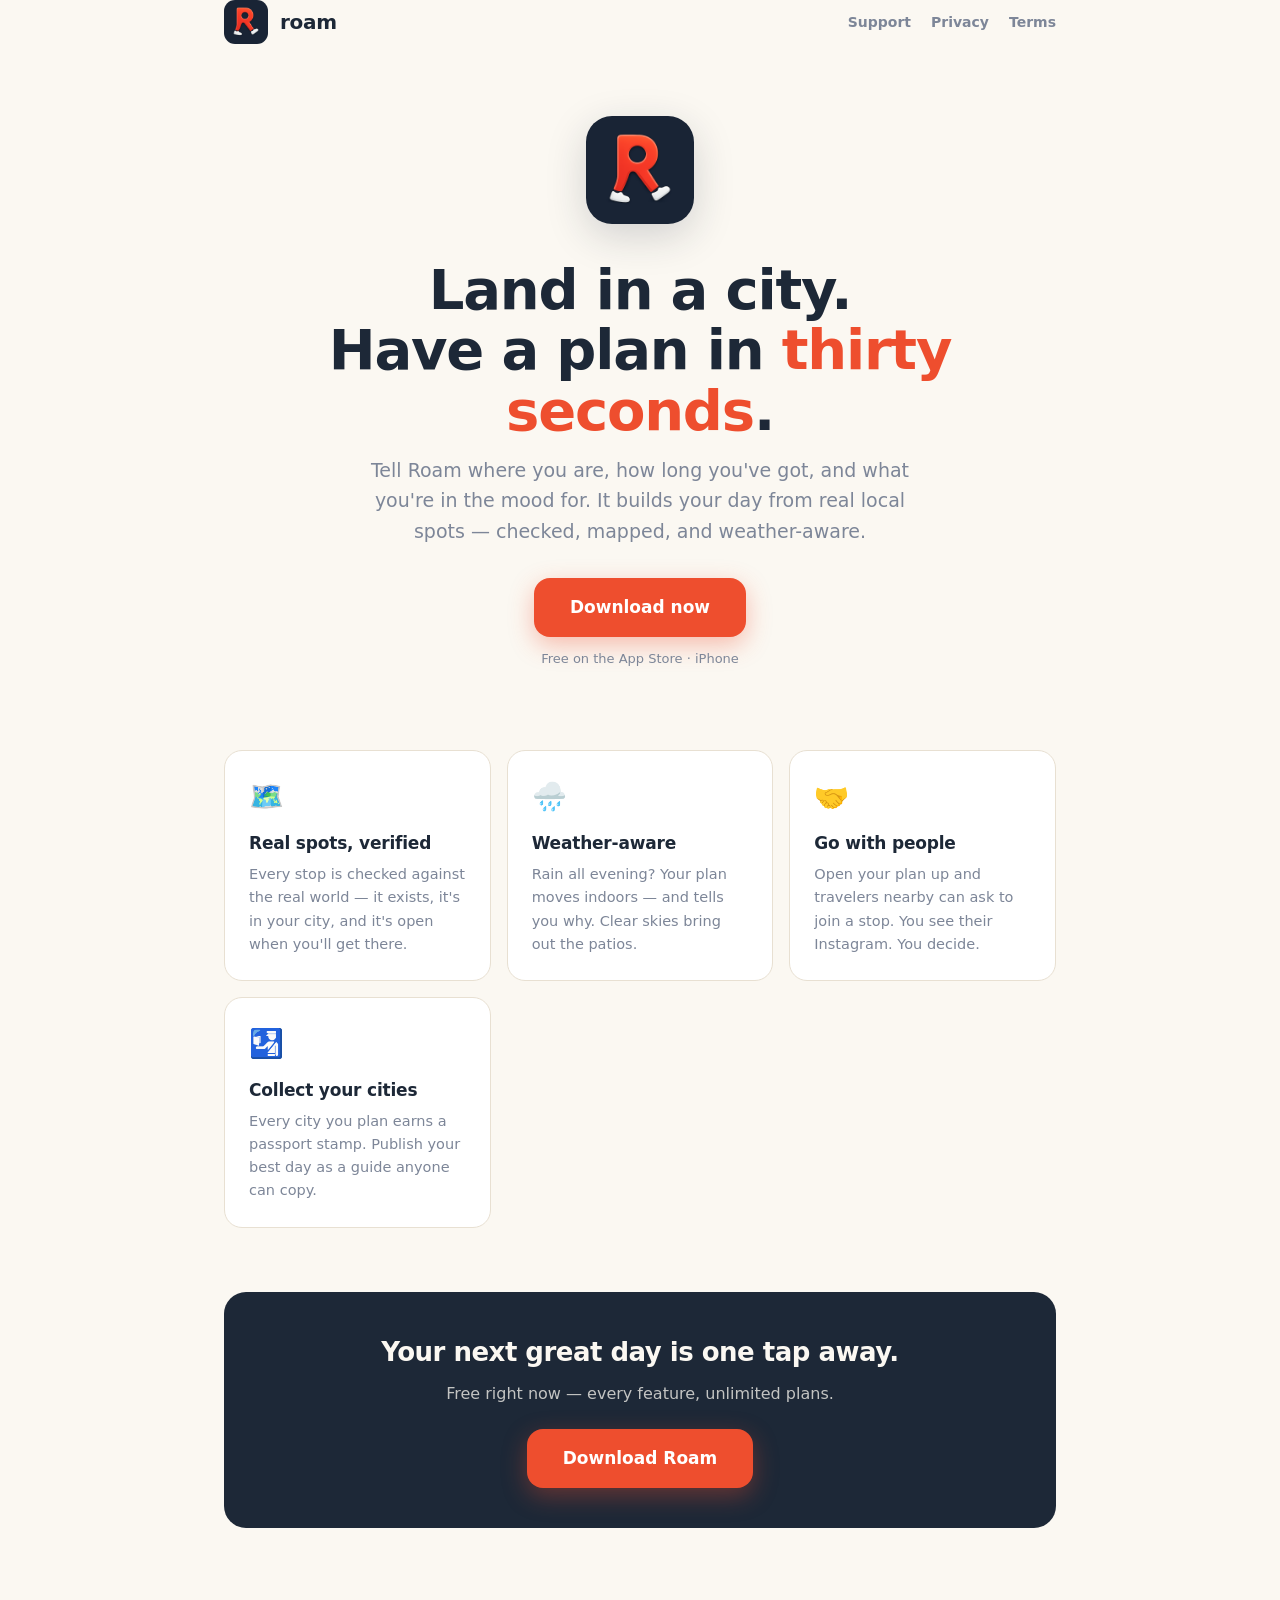
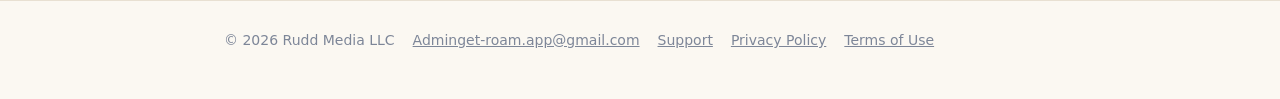
<file: index.html>
<!DOCTYPE html>
<html lang="en">
<head>
<meta charset="utf-8">
<meta name="viewport" content="width=device-width, initial-scale=1">
<title>Roam — AI Day & Trip Planner</title>
<meta name="description" content="Tell Roam your city, hours, budget and mood. Get a real plan of real local spots — and let travelers nearby ask to join you.">
<link rel="icon" href="roam-icon.png">
<link rel="stylesheet" href="styles.css">
</head>
<body>
<header class="wrap">
  <nav class="nav">
    <img src="roam-icon.png" alt="Roam logo">
    <span class="name">roam</span>
    <span class="links">
      <a href="support.html">Support</a>
      <a href="privacy.html">Privacy</a>
      <a href="terms.html">Terms</a>
    </span>
  </nav>
</header>

<main class="wrap">
  <section class="hero">
    <img class="mark" src="roam-icon.png" alt="Roam app icon">
    <h1>Land in a city.<br>Have a plan in <em>thirty seconds</em>.</h1>
    <p class="sub">Tell Roam where you are, how long you've got, and what you're in the mood for.
    It builds your day from real local spots — checked, mapped, and weather-aware.</p>
    <a class="btn" href="https://apps.apple.com/app/id6796092509">Download now</a>
    <p class="note">Free on the App Store · iPhone</p>
  </section>

  <section class="cards">
    <div class="card"><div class="emoji">🗺️</div><h3>Real spots, verified</h3>
      <p>Every stop is checked against the real world — it exists, it's in your city, and it's open when you'll get there.</p></div>
    <div class="card"><div class="emoji">🌧️</div><h3>Weather-aware</h3>
      <p>Rain all evening? Your plan moves indoors — and tells you why. Clear skies bring out the patios.</p></div>
    <div class="card"><div class="emoji">🤝</div><h3>Go with people</h3>
      <p>Open your plan up and travelers nearby can ask to join a stop. You see their Instagram. You decide.</p></div>
    <div class="card"><div class="emoji">🛂</div><h3>Collect your cities</h3>
      <p>Every city you plan earns a passport stamp. Publish your best day as a guide anyone can copy.</p></div>
  </section>

  <section class="strip">
    <h2>Your next great day is one tap away.</h2>
    <p>Free right now — every feature, unlimited plans.</p>
    <a class="btn" href="https://apps.apple.com/app/id6796092509">Download Roam</a>
  </section>
</main>

<footer>
  <div class="wrap row">
    <span>© 2026 Rudd Media LLC</span>
    <a href="mailto:Adminget-roam.app@gmail.com">Adminget-roam.app@gmail.com</a>
    <a href="support.html">Support</a>
    <a href="privacy.html">Privacy Policy</a>
    <a href="terms.html">Terms of Use</a>
  </div>
</footer>
</body>
</html>
</file>
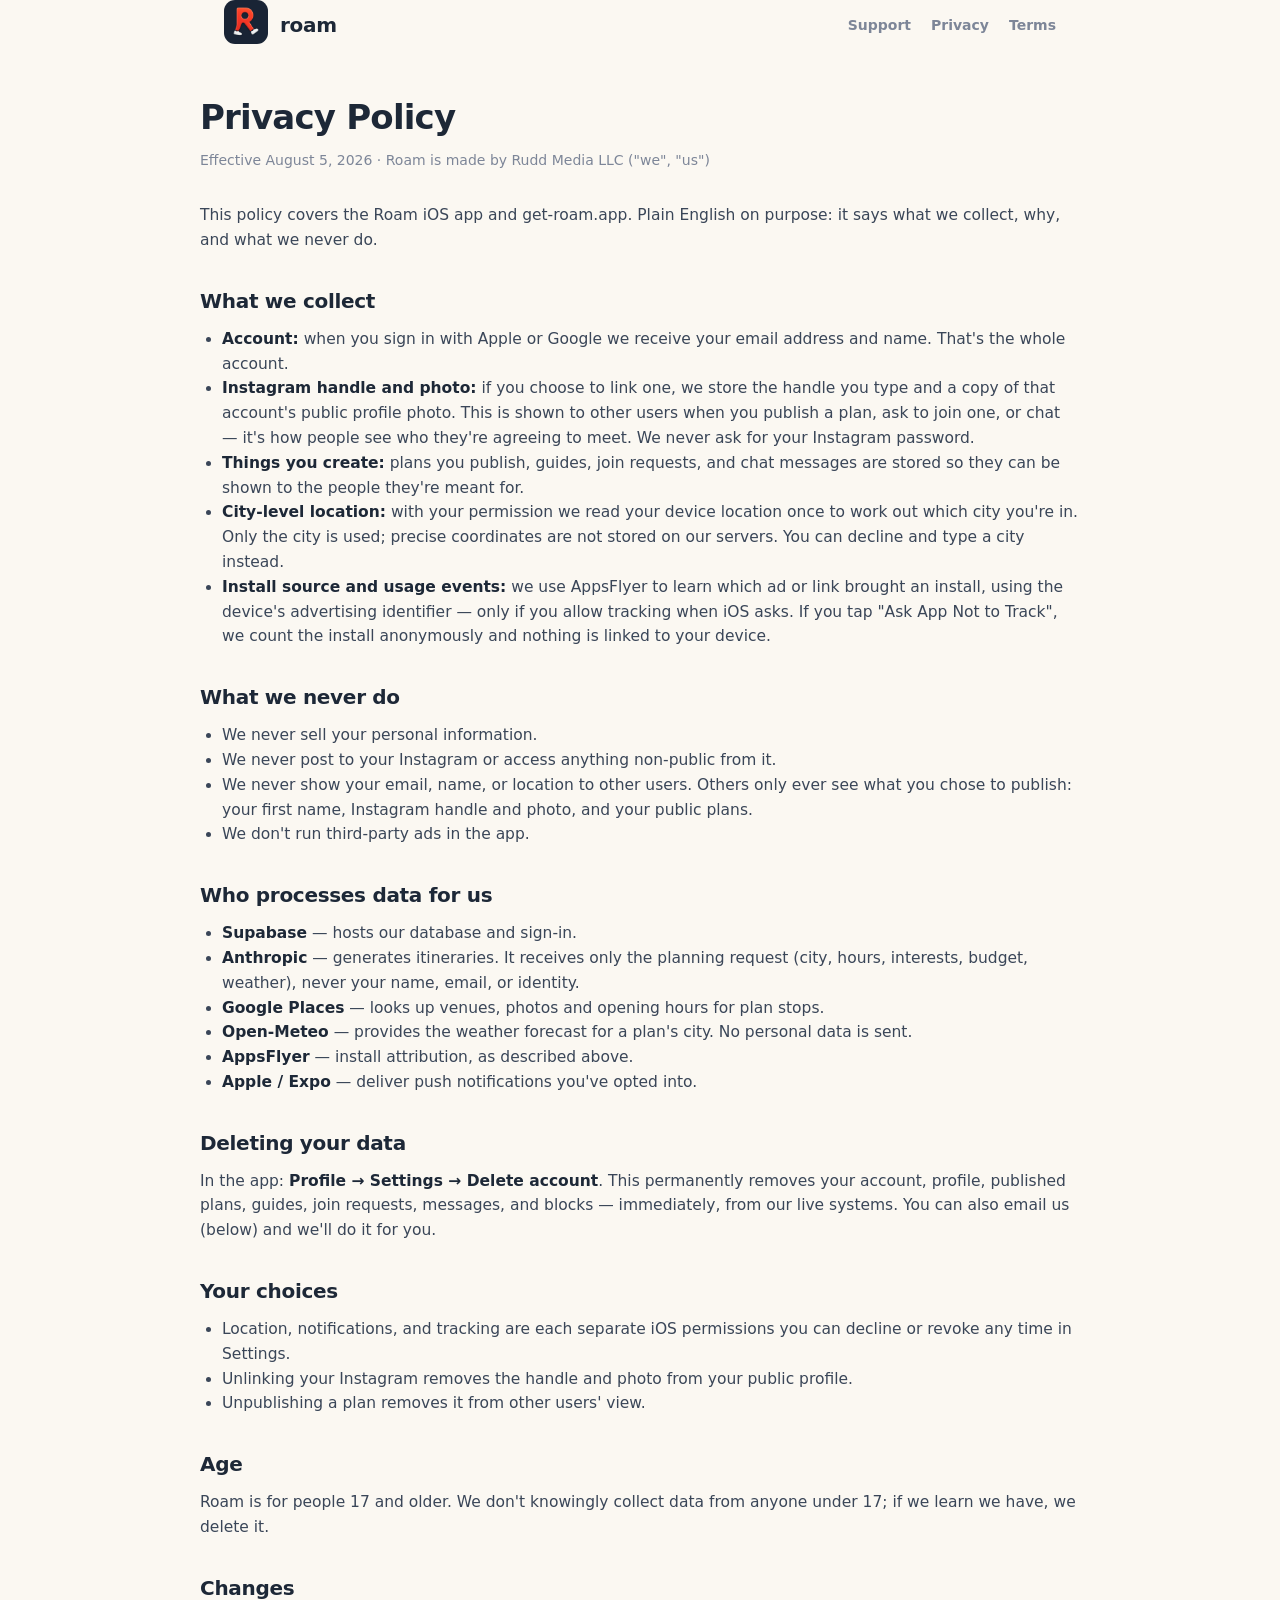
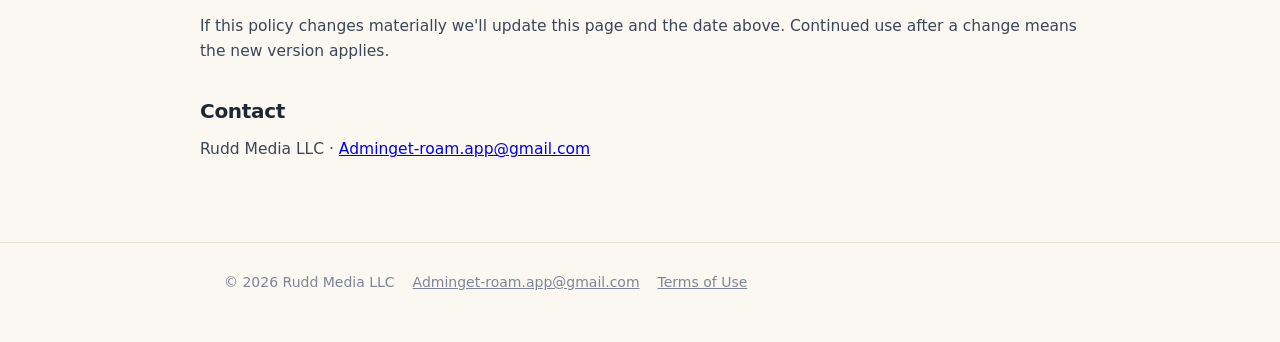
<file: privacy.html>
<!DOCTYPE html>
<html lang="en">
<head>
<meta charset="utf-8"><meta name="viewport" content="width=device-width, initial-scale=1">
<title>Privacy Policy — Roam</title>
<link rel="icon" href="roam-icon.png"><link rel="stylesheet" href="styles.css">
</head>
<body>
<header class="wrap"><nav class="nav">
  <a href="index.html"><img src="roam-icon.png" alt="Roam logo"></a><span class="name">roam</span>
  <span class="links"><a href="support.html">Support</a><a href="privacy.html">Privacy</a><a href="terms.html">Terms</a></span>
</nav></header>

<main class="wrap legal">
<h1>Privacy Policy</h1>
<p class="updated">Effective August 5, 2026 · Roam is made by Rudd Media LLC ("we", "us")</p>

<p>This policy covers the Roam iOS app and get-roam.app. Plain English on purpose: it says what we collect, why, and what we never do.</p>

<h2>What we collect</h2>
<ul>
<li><strong>Account:</strong> when you sign in with Apple or Google we receive your email address and name. That's the whole account.</li>
<li><strong>Instagram handle and photo:</strong> if you choose to link one, we store the handle you type and a copy of that account's public profile photo. This is shown to other users when you publish a plan, ask to join one, or chat — it's how people see who they're agreeing to meet. We never ask for your Instagram password.</li>
<li><strong>Things you create:</strong> plans you publish, guides, join requests, and chat messages are stored so they can be shown to the people they're meant for.</li>
<li><strong>City-level location:</strong> with your permission we read your device location once to work out which city you're in. Only the city is used; precise coordinates are not stored on our servers. You can decline and type a city instead.</li>
<li><strong>Install source and usage events:</strong> we use AppsFlyer to learn which ad or link brought an install, using the device's advertising identifier — only if you allow tracking when iOS asks. If you tap "Ask App Not to Track", we count the install anonymously and nothing is linked to your device.</li>
</ul>

<h2>What we never do</h2>
<ul>
<li>We never sell your personal information.</li>
<li>We never post to your Instagram or access anything non-public from it.</li>
<li>We never show your email, name, or location to other users. Others only ever see what you chose to publish: your first name, Instagram handle and photo, and your public plans.</li>
<li>We don't run third-party ads in the app.</li>
</ul>

<h2>Who processes data for us</h2>
<ul>
<li><strong>Supabase</strong> — hosts our database and sign-in.</li>
<li><strong>Anthropic</strong> — generates itineraries. It receives only the planning request (city, hours, interests, budget, weather), never your name, email, or identity.</li>
<li><strong>Google Places</strong> — looks up venues, photos and opening hours for plan stops.</li>
<li><strong>Open-Meteo</strong> — provides the weather forecast for a plan's city. No personal data is sent.</li>
<li><strong>AppsFlyer</strong> — install attribution, as described above.</li>
<li><strong>Apple / Expo</strong> — deliver push notifications you've opted into.</li>
</ul>

<h2>Deleting your data</h2>
<p>In the app: <strong>Profile → Settings → Delete account</strong>. This permanently removes your account, profile, published plans, guides, join requests, messages, and blocks — immediately, from our live systems. You can also email us (below) and we'll do it for you.</p>

<h2>Your choices</h2>
<ul>
<li>Location, notifications, and tracking are each separate iOS permissions you can decline or revoke any time in Settings.</li>
<li>Unlinking your Instagram removes the handle and photo from your public profile.</li>
<li>Unpublishing a plan removes it from other users' view.</li>
</ul>

<h2>Age</h2>
<p>Roam is for people 17 and older. We don't knowingly collect data from anyone under 17; if we learn we have, we delete it.</p>

<h2>Changes</h2>
<p>If this policy changes materially we'll update this page and the date above. Continued use after a change means the new version applies.</p>

<h2>Contact</h2>
<p>Rudd Media LLC · <a href="mailto:Adminget-roam.app@gmail.com">Adminget-roam.app@gmail.com</a></p>
</main>

<footer><div class="wrap row">
  <span>© 2026 Rudd Media LLC</span>
  <a href="mailto:Adminget-roam.app@gmail.com">Adminget-roam.app@gmail.com</a>
  <a href="terms.html">Terms of Use</a>
</div></footer>
</body>
</html>
</file>
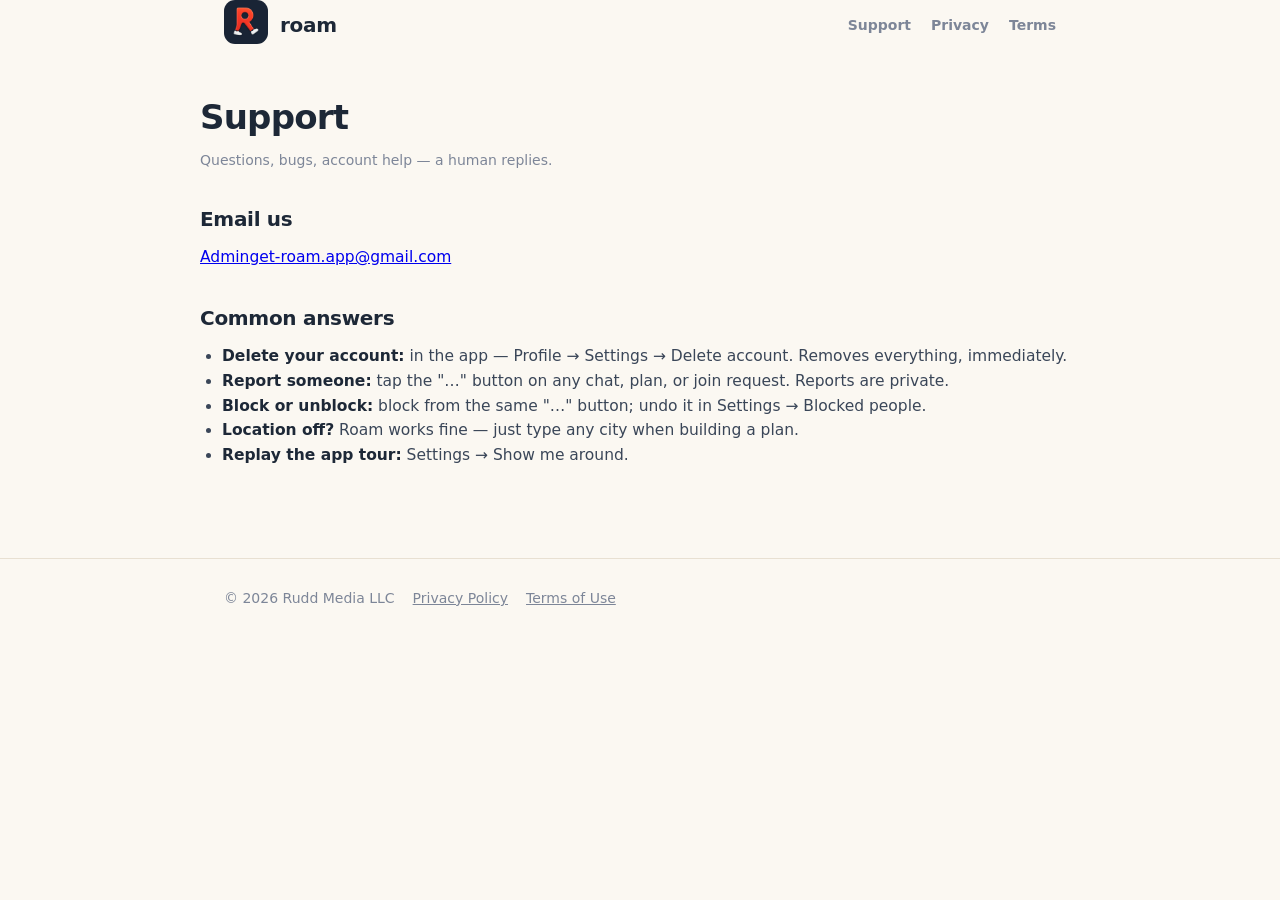
<file: support.html>
<!DOCTYPE html>
<html lang="en">
<head>
<meta charset="utf-8"><meta name="viewport" content="width=device-width, initial-scale=1">
<title>Support — Roam</title>
<link rel="icon" href="roam-icon.png"><link rel="stylesheet" href="styles.css">
</head>
<body>
<header class="wrap"><nav class="nav">
  <a href="index.html"><img src="roam-icon.png" alt="Roam logo"></a><span class="name">roam</span>
  <span class="links"><a href="support.html">Support</a><a href="privacy.html">Privacy</a><a href="terms.html">Terms</a></span>
</nav></header>

<main class="wrap legal">
<h1>Support</h1>
<p class="updated">Questions, bugs, account help — a human replies.</p>

<h2>Email us</h2>
<p><a href="mailto:Adminget-roam.app@gmail.com?subject=Roam%20support">Adminget-roam.app@gmail.com</a></p>

<h2>Common answers</h2>
<ul>
<li><strong>Delete your account:</strong> in the app — Profile → Settings → Delete account. Removes everything, immediately.</li>
<li><strong>Report someone:</strong> tap the "…" button on any chat, plan, or join request. Reports are private.</li>
<li><strong>Block or unblock:</strong> block from the same "…" button; undo it in Settings → Blocked people.</li>
<li><strong>Location off?</strong> Roam works fine — just type any city when building a plan.</li>
<li><strong>Replay the app tour:</strong> Settings → Show me around.</li>
</ul>
</main>

<footer><div class="wrap row">
  <span>© 2026 Rudd Media LLC</span>
  <a href="privacy.html">Privacy Policy</a>
  <a href="terms.html">Terms of Use</a>
</div></footer>
</body>
</html>
</file>
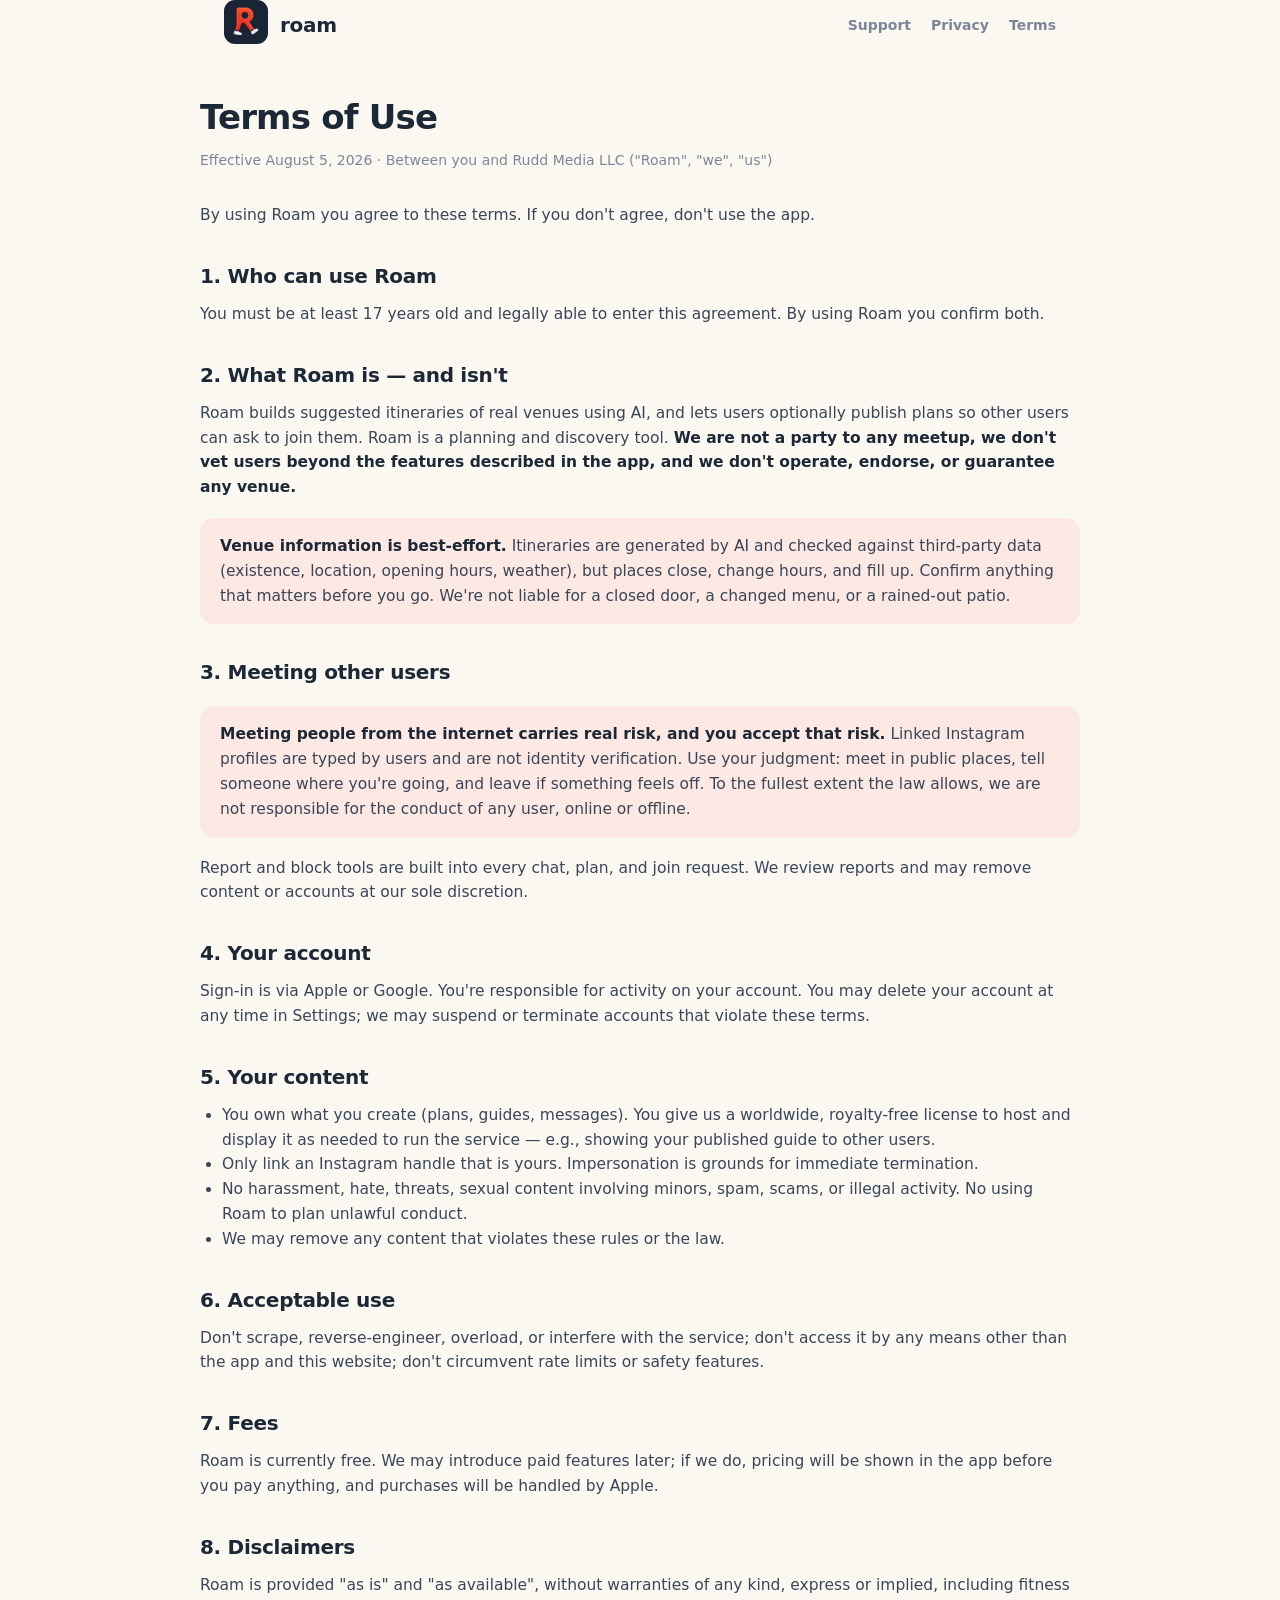
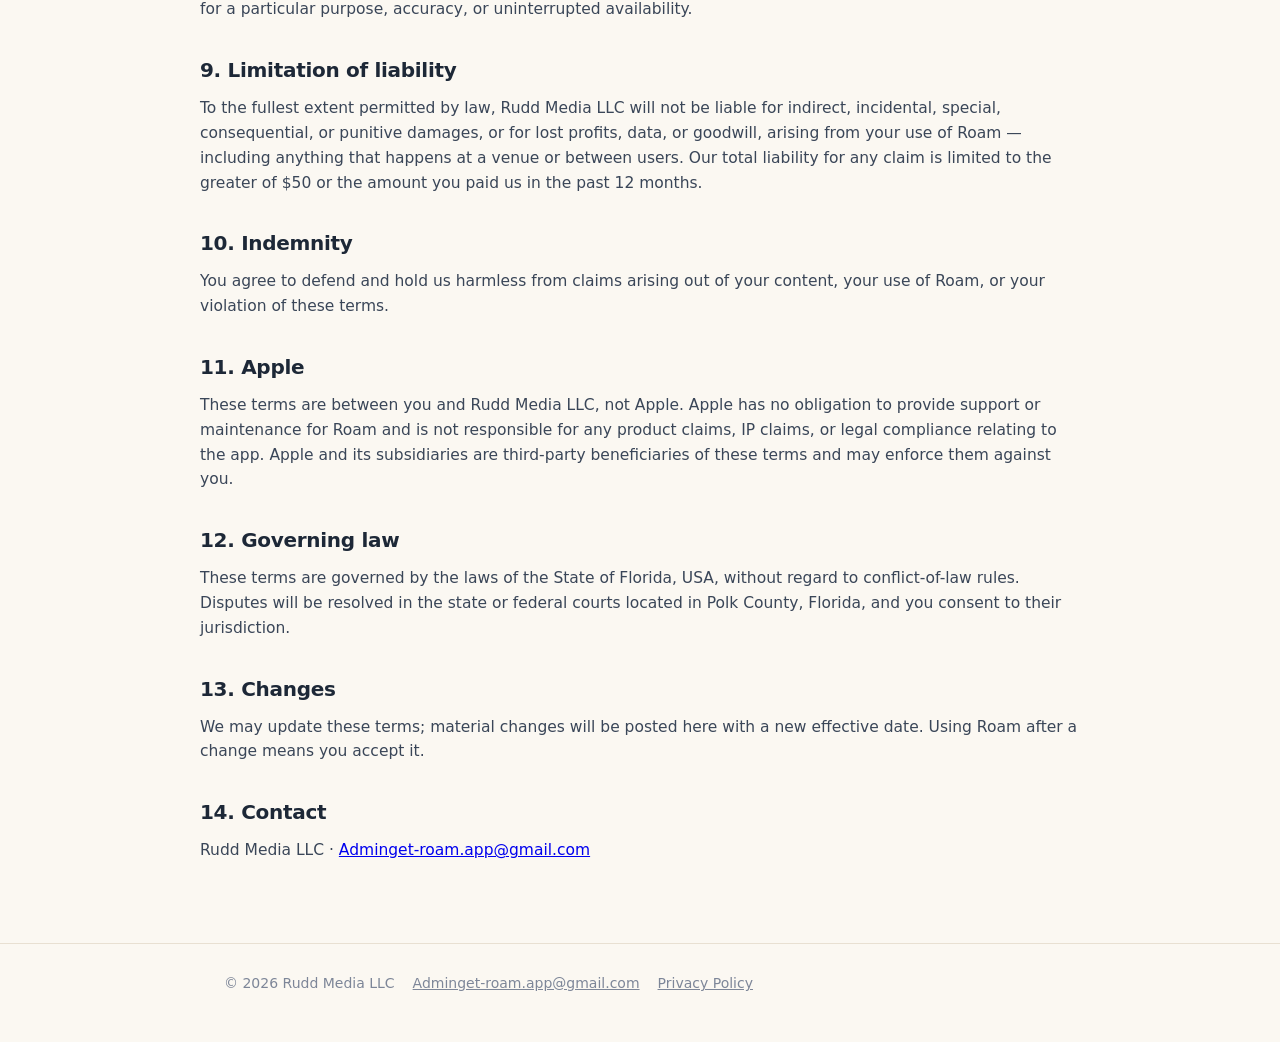
<file: terms.html>
<!DOCTYPE html>
<html lang="en">
<head>
<meta charset="utf-8"><meta name="viewport" content="width=device-width, initial-scale=1">
<title>Terms of Use — Roam</title>
<link rel="icon" href="roam-icon.png"><link rel="stylesheet" href="styles.css">
</head>
<body>
<header class="wrap"><nav class="nav">
  <a href="index.html"><img src="roam-icon.png" alt="Roam logo"></a><span class="name">roam</span>
  <span class="links"><a href="support.html">Support</a><a href="privacy.html">Privacy</a><a href="terms.html">Terms</a></span>
</nav></header>

<main class="wrap legal">
<h1>Terms of Use</h1>
<p class="updated">Effective August 5, 2026 · Between you and Rudd Media LLC ("Roam", "we", "us")</p>

<p>By using Roam you agree to these terms. If you don't agree, don't use the app.</p>

<h2>1. Who can use Roam</h2>
<p>You must be at least 17 years old and legally able to enter this agreement. By using Roam you confirm both.</p>

<h2>2. What Roam is — and isn't</h2>
<p>Roam builds suggested itineraries of real venues using AI, and lets users optionally publish plans so other users can ask to join them. Roam is a planning and discovery tool. <strong>We are not a party to any meetup, we don't vet users beyond the features described in the app, and we don't operate, endorse, or guarantee any venue.</strong></p>

<div class="box"><p><strong>Venue information is best-effort.</strong> Itineraries are generated by AI and checked against third-party data (existence, location, opening hours, weather), but places close, change hours, and fill up. Confirm anything that matters before you go. We're not liable for a closed door, a changed menu, or a rained-out patio.</p></div>

<h2>3. Meeting other users</h2>
<div class="box"><p><strong>Meeting people from the internet carries real risk, and you accept that risk.</strong> Linked Instagram profiles are typed by users and are not identity verification. Use your judgment: meet in public places, tell someone where you're going, and leave if something feels off. To the fullest extent the law allows, we are not responsible for the conduct of any user, online or offline.</p></div>
<p>Report and block tools are built into every chat, plan, and join request. We review reports and may remove content or accounts at our sole discretion.</p>

<h2>4. Your account</h2>
<p>Sign-in is via Apple or Google. You're responsible for activity on your account. You may delete your account at any time in Settings; we may suspend or terminate accounts that violate these terms.</p>

<h2>5. Your content</h2>
<ul>
<li>You own what you create (plans, guides, messages). You give us a worldwide, royalty-free license to host and display it as needed to run the service — e.g., showing your published guide to other users.</li>
<li>Only link an Instagram handle that is yours. Impersonation is grounds for immediate termination.</li>
<li>No harassment, hate, threats, sexual content involving minors, spam, scams, or illegal activity. No using Roam to plan unlawful conduct.</li>
<li>We may remove any content that violates these rules or the law.</li>
</ul>

<h2>6. Acceptable use</h2>
<p>Don't scrape, reverse-engineer, overload, or interfere with the service; don't access it by any means other than the app and this website; don't circumvent rate limits or safety features.</p>

<h2>7. Fees</h2>
<p>Roam is currently free. We may introduce paid features later; if we do, pricing will be shown in the app before you pay anything, and purchases will be handled by Apple.</p>

<h2>8. Disclaimers</h2>
<p>Roam is provided "as is" and "as available", without warranties of any kind, express or implied, including fitness for a particular purpose, accuracy, or uninterrupted availability.</p>

<h2>9. Limitation of liability</h2>
<p>To the fullest extent permitted by law, Rudd Media LLC will not be liable for indirect, incidental, special, consequential, or punitive damages, or for lost profits, data, or goodwill, arising from your use of Roam — including anything that happens at a venue or between users. Our total liability for any claim is limited to the greater of $50 or the amount you paid us in the past 12 months.</p>

<h2>10. Indemnity</h2>
<p>You agree to defend and hold us harmless from claims arising out of your content, your use of Roam, or your violation of these terms.</p>

<h2>11. Apple</h2>
<p>These terms are between you and Rudd Media LLC, not Apple. Apple has no obligation to provide support or maintenance for Roam and is not responsible for any product claims, IP claims, or legal compliance relating to the app. Apple and its subsidiaries are third-party beneficiaries of these terms and may enforce them against you.</p>

<h2>12. Governing law</h2>
<p>These terms are governed by the laws of the State of Florida, USA, without regard to conflict-of-law rules. Disputes will be resolved in the state or federal courts located in Polk County, Florida, and you consent to their jurisdiction.</p>

<h2>13. Changes</h2>
<p>We may update these terms; material changes will be posted here with a new effective date. Using Roam after a change means you accept it.</p>

<h2>14. Contact</h2>
<p>Rudd Media LLC · <a href="mailto:Adminget-roam.app@gmail.com">Adminget-roam.app@gmail.com</a></p>
</main>

<footer><div class="wrap row">
  <span>© 2026 Rudd Media LLC</span>
  <a href="mailto:Adminget-roam.app@gmail.com">Adminget-roam.app@gmail.com</a>
  <a href="privacy.html">Privacy Policy</a>
</div></footer>
</body>
</html>
</file>
<file: styles.css>
/* Roam's own palette, straight from the app. */
:root {
  --paper: #FBF8F2; --ink: #1D2837; --coral: #EE4E2E; --coral-soft: #FDE9E4;
  --teal: #167D7F; --teal-soft: #E2F0EE; --sand: #E8E0D2; --muted: #7D8698; --white: #fff;
}
* { margin: 0; padding: 0; box-sizing: border-box; }
body {
  font-family: -apple-system, BlinkMacSystemFont, "Segoe UI", system-ui, sans-serif;
  background: var(--paper); color: var(--ink); line-height: 1.6;
}
.wrap { max-width: 880px; margin: 0 auto; padding: 0 24px; }
header { padding: 20px 0; }
.nav { display: flex; align-items: center; gap: 12px; }
.nav img { width: 44px; height: 44px; border-radius: 11px; }
.nav .name { font-weight: 800; font-size: 20px; letter-spacing: -0.3px; }
.nav .links { margin-left: auto; display: flex; gap: 20px; }
.nav a { color: var(--muted); text-decoration: none; font-size: 14px; font-weight: 600; }
.nav a:hover { color: var(--ink); }
.hero { text-align: center; padding: 72px 0 56px; }
.hero img.mark { width: 108px; height: 108px; border-radius: 26px; box-shadow: 0 12px 40px rgba(29,40,55,.18); }
.hero h1 { font-size: clamp(34px, 6vw, 56px); font-weight: 800; letter-spacing: -1.2px; line-height: 1.08; margin: 28px 0 14px; }
.hero h1 em { color: var(--coral); font-style: normal; }
.hero p.sub { font-size: 19px; color: var(--muted); max-width: 560px; margin: 0 auto 32px; }
.btn {
  display: inline-block; background: var(--coral); color: var(--white); text-decoration: none;
  font-weight: 700; font-size: 17px; padding: 16px 36px; border-radius: 16px;
  box-shadow: 0 8px 24px rgba(238,78,46,.35); transition: transform .12s ease;
}
.btn:hover { transform: translateY(-2px); }
.note { font-size: 13px; color: var(--muted); margin-top: 12px; }
.cards { display: grid; grid-template-columns: repeat(auto-fit, minmax(240px, 1fr)); gap: 16px; padding: 24px 0 64px; }
.card { background: var(--white); border: 1px solid var(--sand); border-radius: 18px; padding: 24px; }
.card .emoji { font-size: 28px; }
.card h3 { font-size: 17px; margin: 10px 0 6px; letter-spacing: -0.2px; }
.card p { font-size: 14.5px; color: var(--muted); }
.strip { background: var(--ink); color: var(--paper); border-radius: 22px; padding: 40px; text-align: center; margin-bottom: 72px; }
.strip h2 { font-size: 26px; letter-spacing: -0.5px; margin-bottom: 8px; }
.strip p { color: rgba(251,248,242,.75); margin-bottom: 22px; }
footer { border-top: 1px solid var(--sand); padding: 28px 0 48px; font-size: 14px; color: var(--muted); }
footer .row { display: flex; flex-wrap: wrap; gap: 18px; align-items: center; }
footer a { color: var(--muted); }
footer a:hover { color: var(--ink); }
/* legal pages */
.legal { padding: 40px 0 80px; }
.legal h1 { font-size: 34px; letter-spacing: -0.8px; margin-bottom: 4px; }
.legal .updated { color: var(--muted); font-size: 14px; margin-bottom: 32px; }
.legal h2 { font-size: 20px; margin: 32px 0 10px; letter-spacing: -0.3px; }
.legal p, .legal li { font-size: 15.5px; color: #3a4658; }
.legal ul { padding-left: 22px; margin: 10px 0; }
.legal strong { color: var(--ink); }
.legal .box { background: var(--coral-soft); border-radius: 14px; padding: 16px 20px; margin: 18px 0; }
</file>
